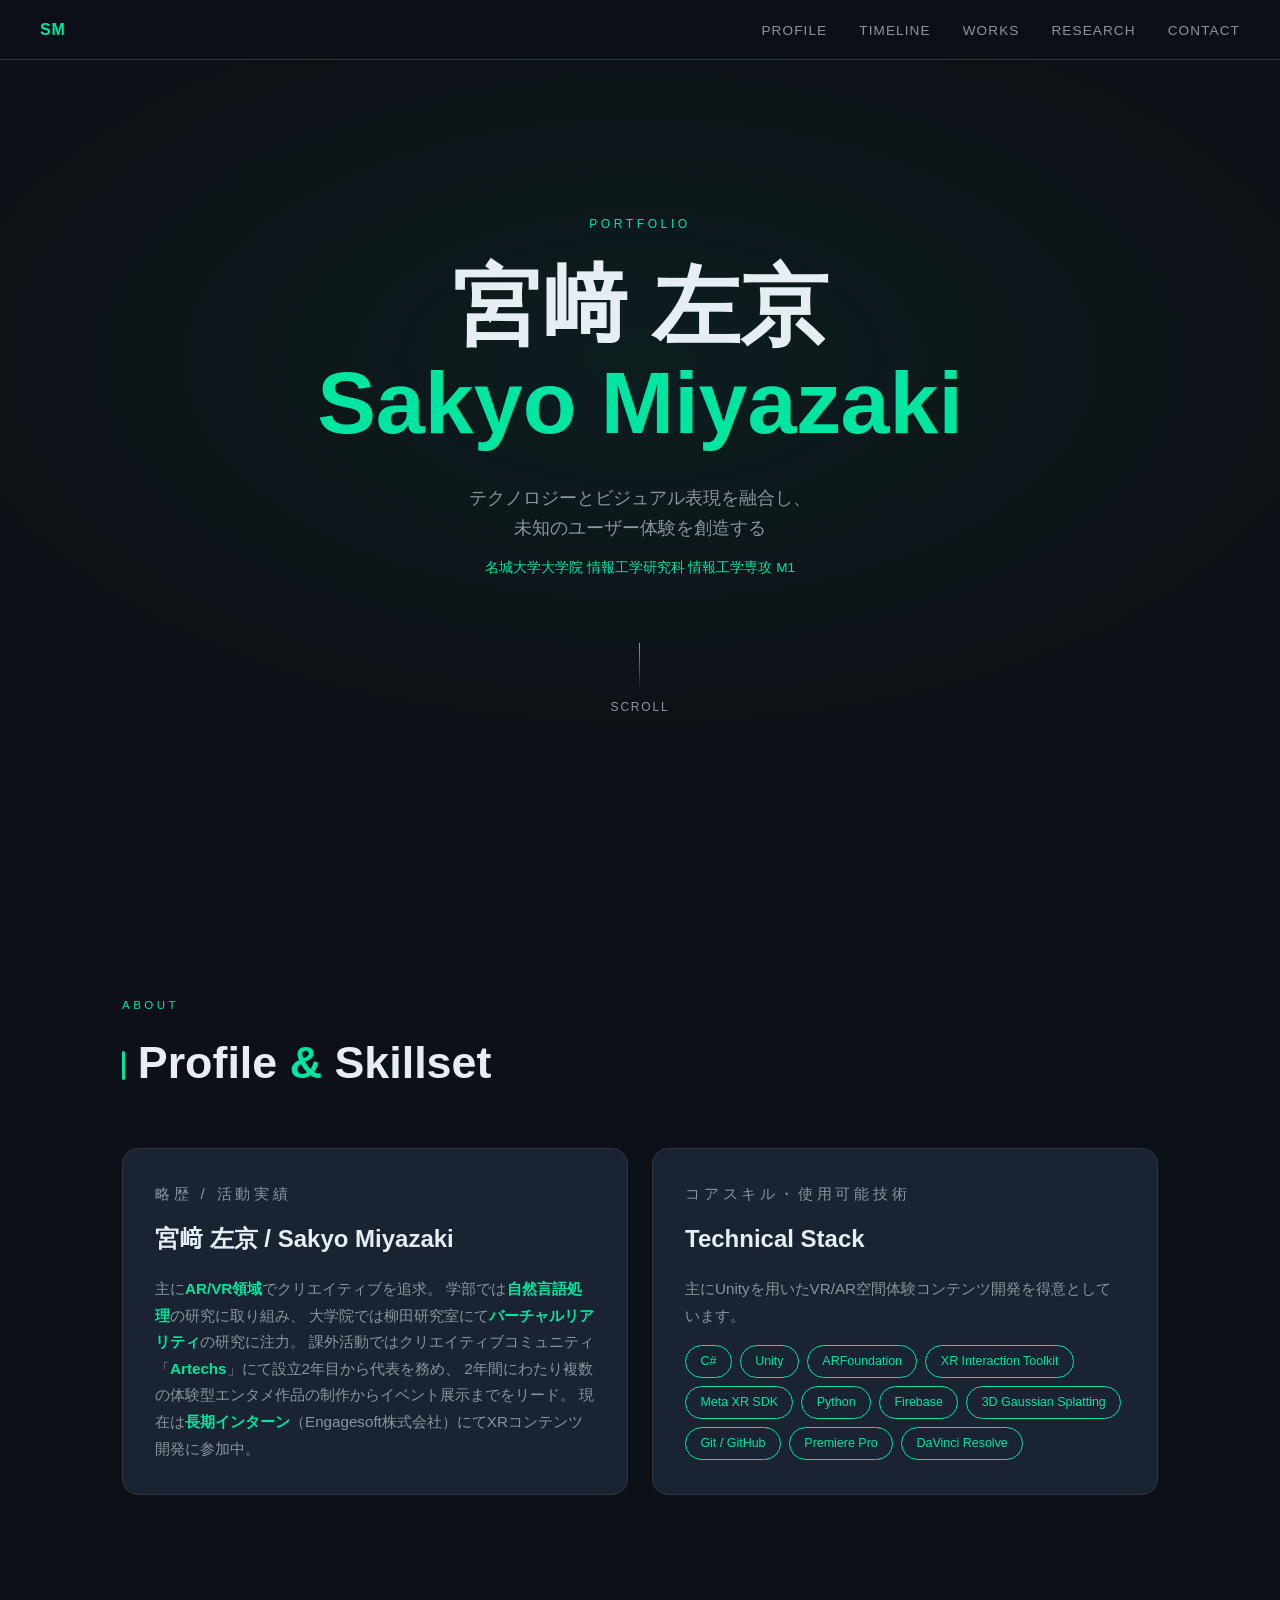
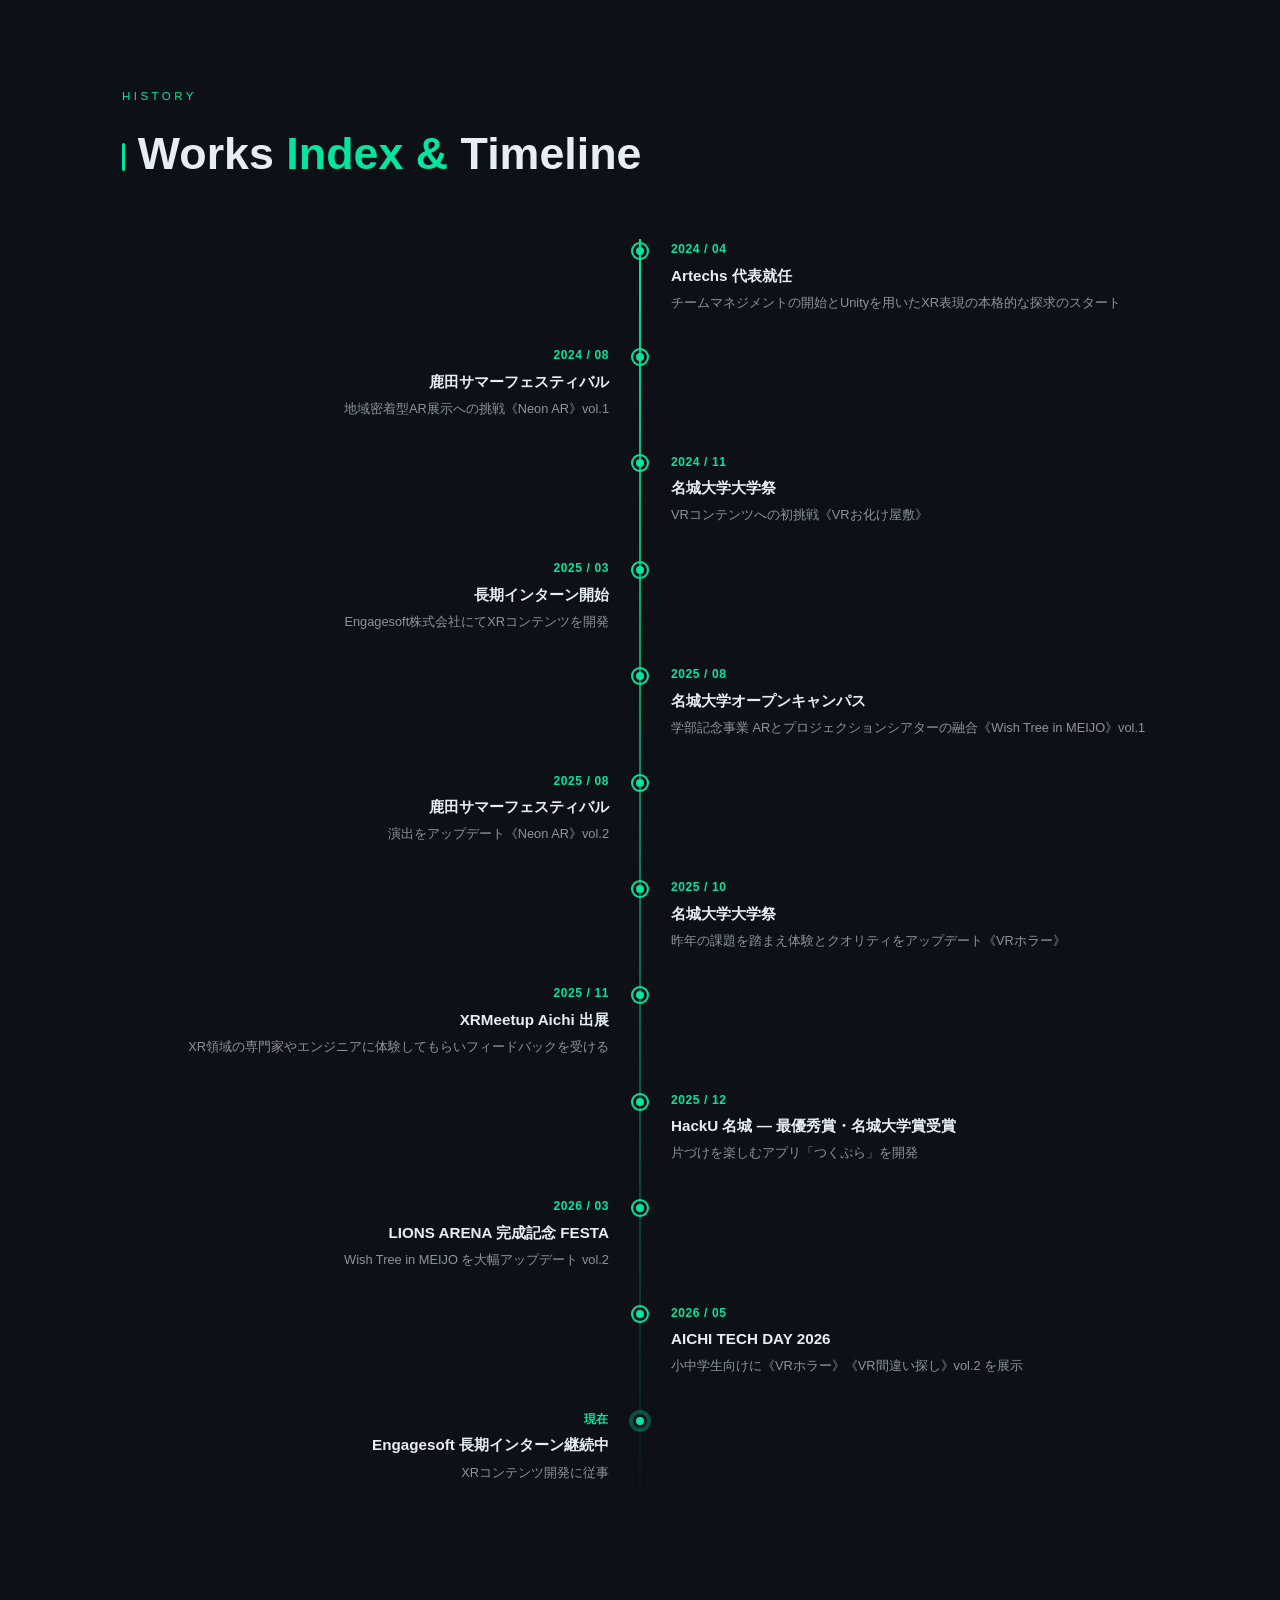
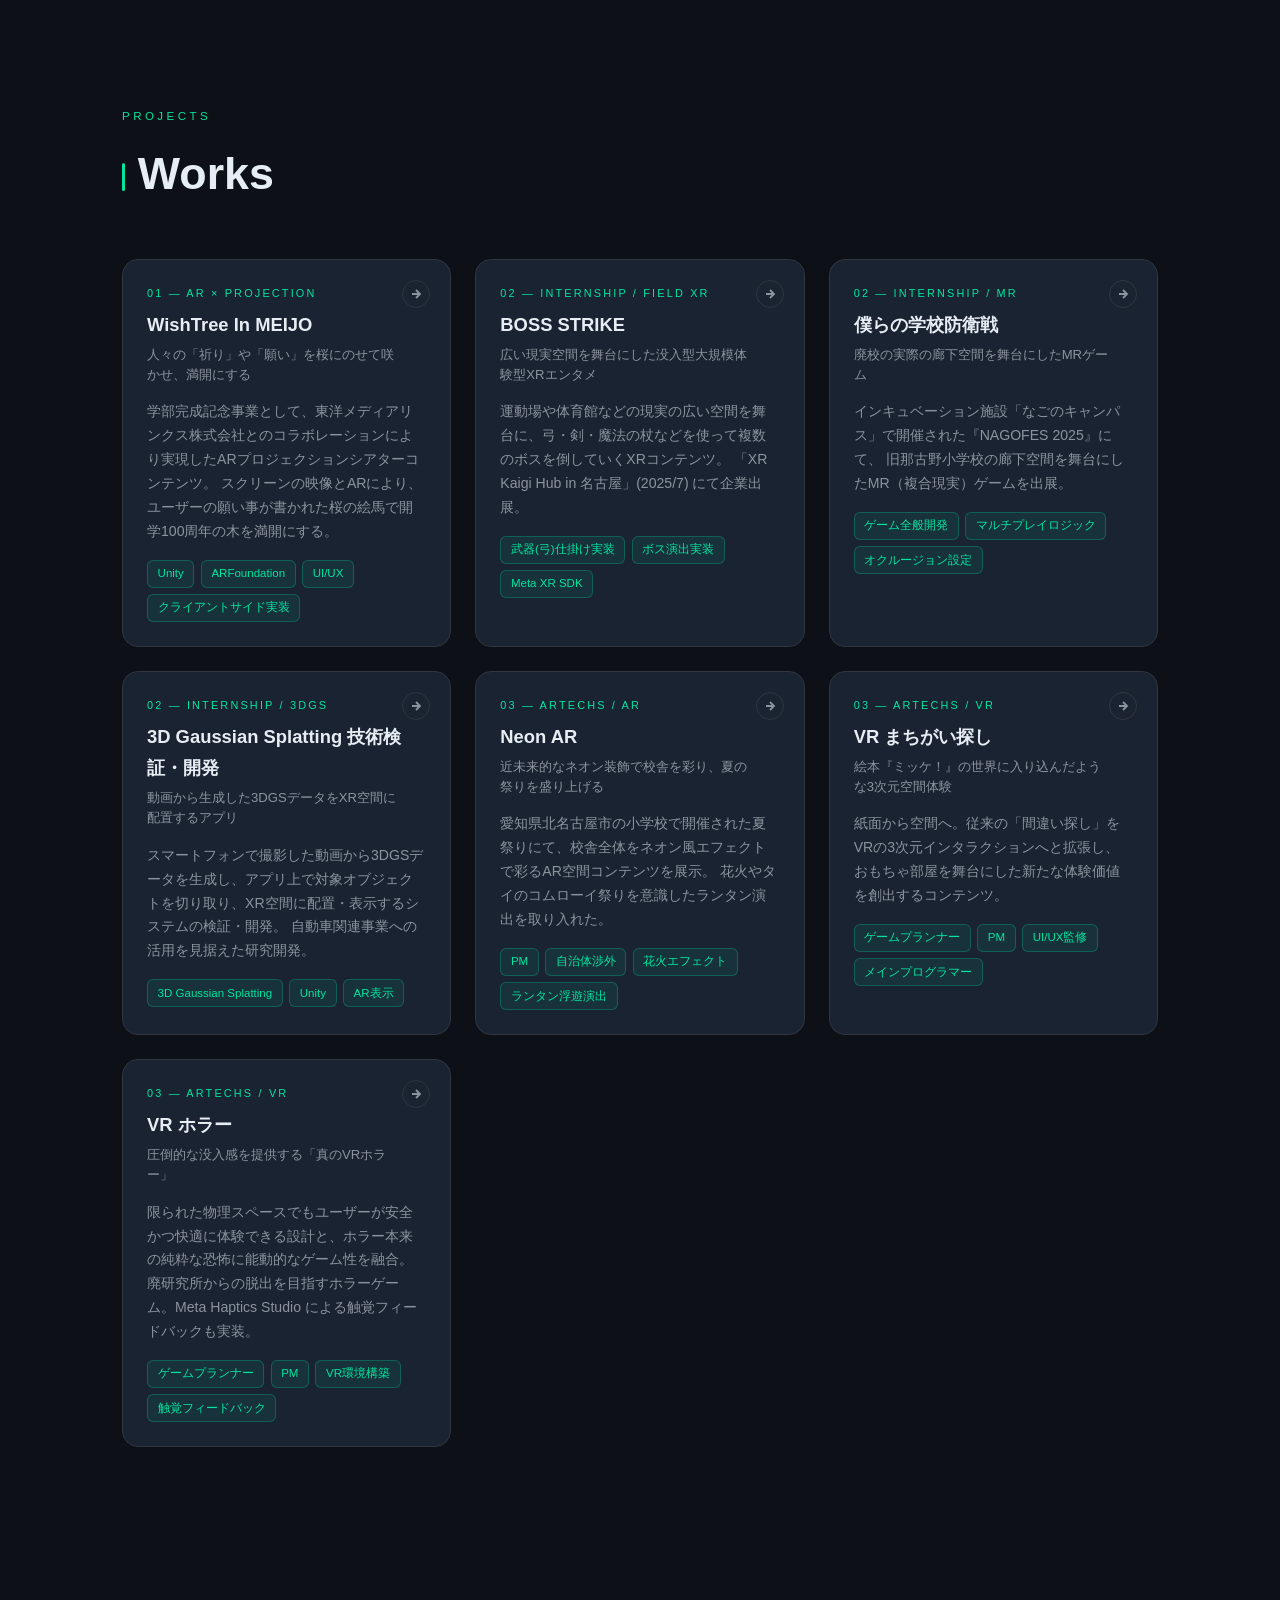
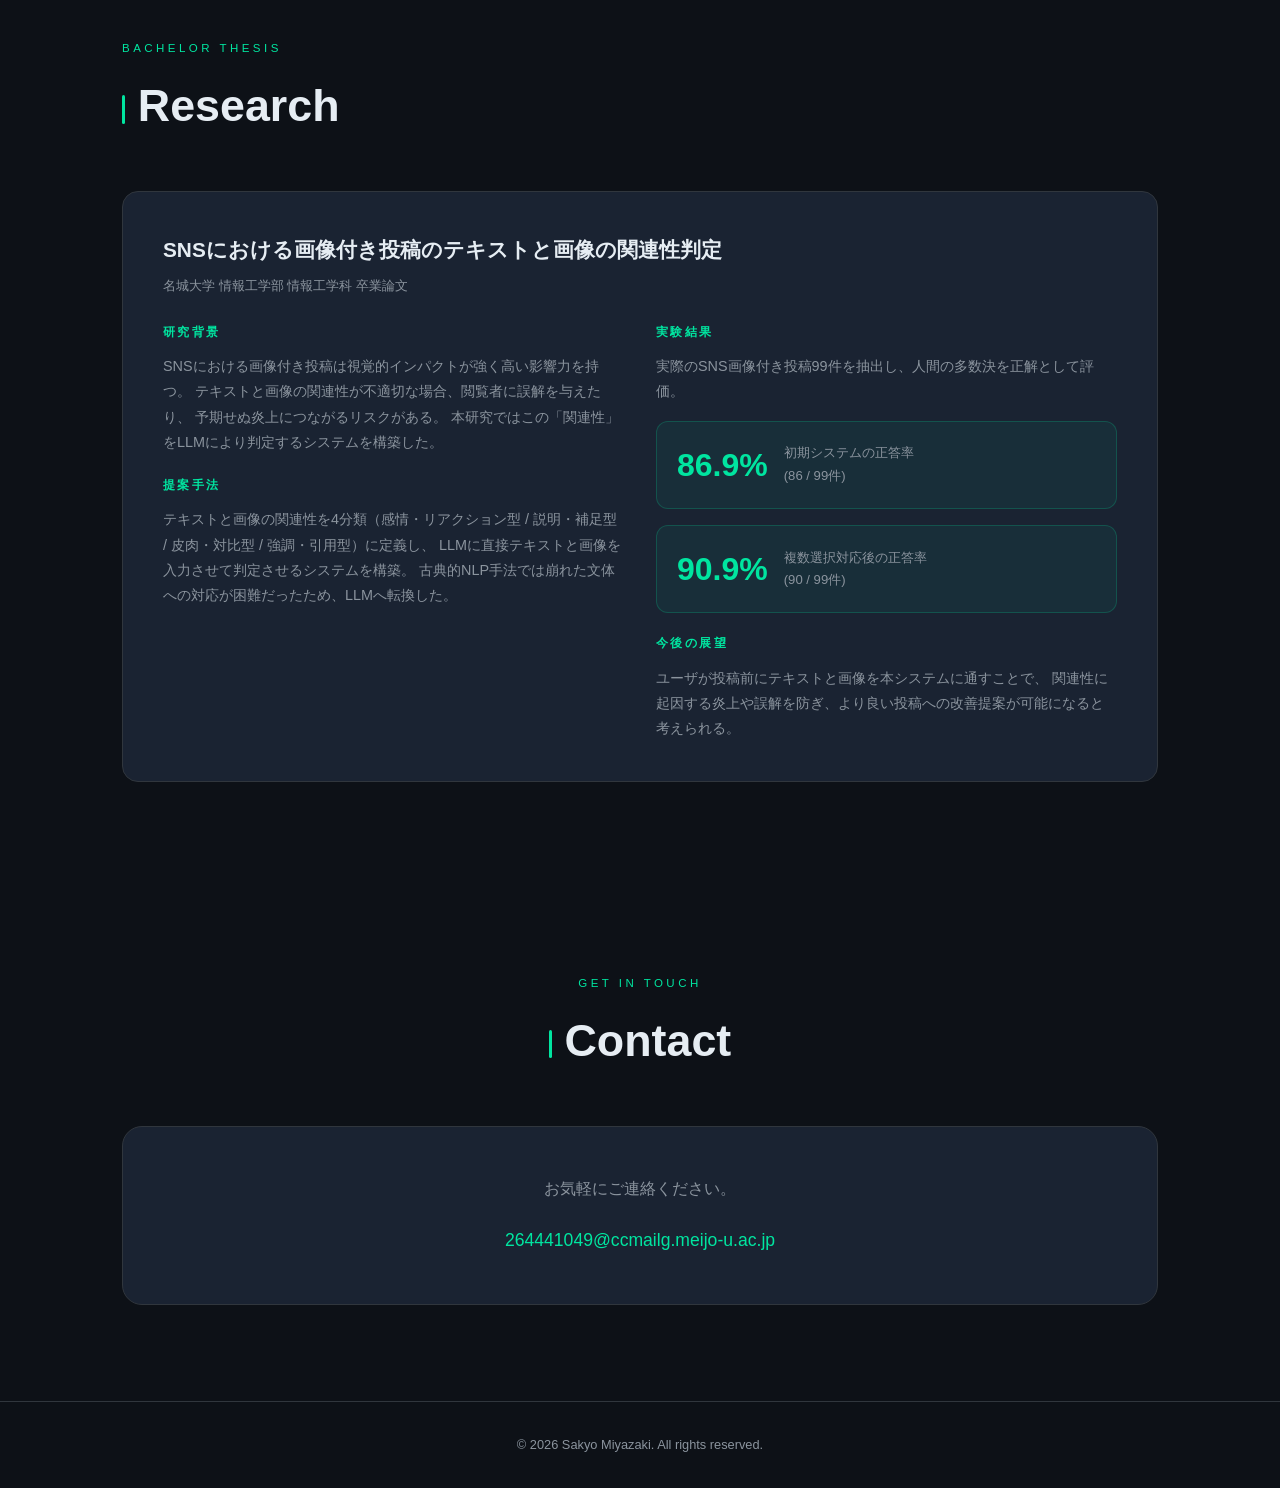
<file: index.html>
<!DOCTYPE html>
<html lang="ja">
<head>
  <meta charset="UTF-8">
  <meta name="viewport" content="width=device-width, initial-scale=1.0">
  <title>宮﨑 左京 | Portfolio</title>
  <style>
    :root {
      --bg: #0d1117;
      --bg2: #141b24;
      --card: #1a2332;
      --accent: #00e5a0;
      --accent2: #00c48a;
      --text: #e6edf3;
      --muted: #8b949e;
      --border: #30363d;
    }

    * { margin: 0; padding: 0; box-sizing: border-box; }

    html { scroll-behavior: smooth; }

    body {
      background: var(--bg);
      color: var(--text);
      font-family: 'Segoe UI', 'Hiragino Sans', 'Yu Gothic', sans-serif;
      line-height: 1.7;
    }

    /* ===== NAV ===== */
    nav {
      position: fixed;
      top: 0; left: 0; right: 0;
      z-index: 100;
      background: rgba(13,17,23,0.85);
      backdrop-filter: blur(12px);
      border-bottom: 1px solid var(--border);
      display: flex;
      align-items: center;
      justify-content: space-between;
      padding: 0 2.5rem;
      height: 60px;
    }

    .nav-logo {
      font-size: 1rem;
      font-weight: 700;
      letter-spacing: 0.05em;
      color: var(--accent);
    }

    .nav-links {
      display: flex;
      gap: 2rem;
      list-style: none;
    }

    .nav-links a {
      color: var(--muted);
      text-decoration: none;
      font-size: 0.85rem;
      letter-spacing: 0.08em;
      text-transform: uppercase;
      transition: color 0.2s;
    }

    .nav-links a:hover { color: var(--accent); }

    /* ===== HERO ===== */
    #hero {
      min-height: 100vh;
      display: flex;
      flex-direction: column;
      align-items: center;
      justify-content: center;
      text-align: center;
      padding: 6rem 2rem 4rem;
      position: relative;
      overflow: hidden;
      background: radial-gradient(ellipse 80% 60% at 50% 40%, rgba(0,229,160,0.06) 0%, transparent 70%);
    }

    .hero-label {
      font-size: 0.75rem;
      letter-spacing: 0.3em;
      text-transform: uppercase;
      color: var(--accent);
      margin-bottom: 1.5rem;
    }

    .hero-name {
      font-size: clamp(2.8rem, 7vw, 5.5rem);
      font-weight: 900;
      line-height: 1.1;
      margin-bottom: 0.5rem;
    }

    .hero-name span { color: var(--accent); }

    .hero-subtitle {
      font-size: clamp(0.9rem, 2vw, 1.1rem);
      color: var(--muted);
      max-width: 560px;
      margin: 1.5rem auto 0.75rem;
    }

    .hero-affil {
      font-size: 0.85rem;
      color: var(--accent);
    }

    .hero-scroll {
      margin-top: 4rem;
      display: flex;
      flex-direction: column;
      align-items: center;
      gap: 0.4rem;
      color: var(--muted);
      font-size: 0.75rem;
      letter-spacing: 0.15em;
      text-transform: uppercase;
    }

    .scroll-line {
      width: 1px;
      height: 48px;
      background: linear-gradient(to bottom, var(--accent), transparent);
      animation: scrollPulse 2s ease-in-out infinite;
    }

    @keyframes scrollPulse {
      0%, 100% { opacity: 0.3; }
      50% { opacity: 1; }
    }

    /* ===== SECTIONS ===== */
    section {
      padding: 6rem 2rem;
      max-width: 1100px;
      margin: 0 auto;
    }

    .section-label {
      font-size: 0.72rem;
      letter-spacing: 0.3em;
      text-transform: uppercase;
      color: var(--accent);
      margin-bottom: 0.5rem;
    }

    .section-title {
      font-size: clamp(1.8rem, 4vw, 2.8rem);
      font-weight: 800;
      margin-bottom: 0.4rem;
    }

    .section-title span { color: var(--accent); }

    .section-divider {
      width: 3px;
      height: 1.8rem;
      background: var(--accent);
      display: inline-block;
      vertical-align: middle;
      margin-right: 0.8rem;
      border-radius: 2px;
    }

    /* ===== PROFILE ===== */
    .profile-grid {
      display: grid;
      grid-template-columns: 1fr 1fr;
      gap: 1.5rem;
      margin-top: 3rem;
    }

    .card {
      background: var(--card);
      border: 1px solid var(--border);
      border-radius: 16px;
      padding: 2rem;
    }

    .card-label {
      font-size: 0.7rem;
      letter-spacing: 0.25em;
      text-transform: uppercase;
      color: var(--accent);
      margin-bottom: 0.75rem;
    }

    .card h3 {
      font-size: 1.5rem;
      font-weight: 700;
      margin-bottom: 1rem;
    }

    .card p {
      color: var(--muted);
      font-size: 0.95rem;
      line-height: 1.75;
    }

    .card p strong { color: var(--accent); font-weight: 600; }

    .skill-tags {
      display: flex;
      flex-wrap: wrap;
      gap: 0.5rem;
      margin-top: 1rem;
    }

    .tag {
      background: transparent;
      border: 1px solid var(--accent);
      color: var(--accent);
      border-radius: 999px;
      padding: 0.3rem 0.9rem;
      font-size: 0.78rem;
      white-space: nowrap;
    }

    /* ===== TIMELINE ===== */
    #timeline { padding: 6rem 2rem; max-width: 1100px; margin: 0 auto; }

    .timeline-track {
      position: relative;
      margin-top: 3rem;
      padding-bottom: 2rem;
    }

    .timeline-line {
      position: absolute;
      left: 50%;
      top: 0; bottom: 0;
      width: 2px;
      background: linear-gradient(to bottom, var(--accent), transparent);
      transform: translateX(-50%);
    }

    .timeline-items {
      display: flex;
      flex-direction: column;
      gap: 2rem;
    }

    .tl-item {
      display: grid;
      grid-template-columns: 1fr auto 1fr;
      gap: 1.5rem;
      align-items: start;
    }

    .tl-item.right .tl-content { grid-column: 3; }
    .tl-item.right .tl-spacer { grid-column: 1; }
    .tl-item.left .tl-content { grid-column: 1; text-align: right; }

    .tl-dot {
      grid-column: 2;
      width: 14px;
      height: 14px;
      border-radius: 50%;
      background: var(--accent);
      border: 3px solid var(--bg);
      box-shadow: 0 0 0 2px var(--accent);
      margin-top: 0.3rem;
    }

    .tl-date {
      font-size: 0.75rem;
      color: var(--accent);
      font-weight: 600;
      letter-spacing: 0.05em;
      margin-bottom: 0.2rem;
    }

    .tl-title {
      font-size: 0.95rem;
      font-weight: 700;
    }

    .tl-desc {
      font-size: 0.8rem;
      color: var(--muted);
      margin-top: 0.2rem;
    }

    /* ===== WORKS ===== */
    .works-grid {
      display: grid;
      grid-template-columns: repeat(auto-fit, minmax(320px, 1fr));
      gap: 1.5rem;
      margin-top: 3rem;
    }

    .work-card {
      background: var(--card);
      border: 1px solid var(--border);
      border-radius: 16px;
      overflow: hidden;
      transition: transform 0.2s, border-color 0.2s, box-shadow 0.2s;
      text-decoration: none;
      color: inherit;
      display: flex;
      flex-direction: column;
      cursor: pointer;
      position: relative;
    }

    .work-card:hover {
      transform: translateY(-5px);
      border-color: var(--accent);
      box-shadow: 0 8px 32px rgba(0,229,160,0.08);
    }

    .work-card-arrow {
      position: absolute;
      top: 1.25rem; right: 1.25rem;
      width: 28px; height: 28px;
      border-radius: 50%;
      border: 1px solid var(--border);
      display: flex; align-items: center; justify-content: center;
      color: var(--muted);
      transition: border-color 0.2s, color 0.2s;
    }

    .work-card:hover .work-card-arrow {
      border-color: var(--accent);
      color: var(--accent);
    }

    .work-card-header {
      padding: 1.5rem 3rem 1rem 1.5rem;
    }

    .work-cat {
      font-size: 0.68rem;
      letter-spacing: 0.2em;
      text-transform: uppercase;
      color: var(--accent);
      margin-bottom: 0.4rem;
    }

    .work-card h3 {
      font-size: 1.15rem;
      font-weight: 700;
      margin-bottom: 0.3rem;
    }

    .work-tagline {
      font-size: 0.82rem;
      color: var(--muted);
      line-height: 1.5;
    }

    .work-card-body {
      padding: 0 1.5rem 1.5rem;
    }

    .work-desc {
      font-size: 0.88rem;
      color: var(--muted);
      line-height: 1.7;
      margin-bottom: 1rem;
    }

    .work-roles {
      display: flex;
      flex-wrap: wrap;
      gap: 0.4rem;
    }

    .role-tag {
      background: rgba(0,229,160,0.08);
      border: 1px solid rgba(0,229,160,0.25);
      color: var(--accent);
      border-radius: 6px;
      padding: 0.2rem 0.6rem;
      font-size: 0.72rem;
    }

    /* ===== RESEARCH ===== */
    .research-card {
      background: var(--card);
      border: 1px solid var(--border);
      border-radius: 16px;
      padding: 2.5rem;
      margin-top: 3rem;
    }

    .research-title {
      font-size: 1.3rem;
      font-weight: 700;
      margin-bottom: 0.5rem;
    }

    .research-affil {
      font-size: 0.82rem;
      color: var(--muted);
      margin-bottom: 1.5rem;
    }

    .research-body {
      display: grid;
      grid-template-columns: 1fr 1fr;
      gap: 2rem;
      margin-top: 1.5rem;
    }

    .research-section h4 {
      font-size: 0.75rem;
      letter-spacing: 0.2em;
      text-transform: uppercase;
      color: var(--accent);
      margin-bottom: 0.75rem;
    }

    .research-section p {
      font-size: 0.9rem;
      color: var(--muted);
      line-height: 1.75;
    }

    .result-box {
      background: rgba(0,229,160,0.06);
      border: 1px solid rgba(0,229,160,0.2);
      border-radius: 12px;
      padding: 1rem 1.25rem;
      margin-top: 1rem;
      display: flex;
      align-items: center;
      gap: 1rem;
    }

    .result-num {
      font-size: 2rem;
      font-weight: 900;
      color: var(--accent);
      white-space: nowrap;
    }

    .result-label {
      font-size: 0.82rem;
      color: var(--muted);
    }

    /* ===== CONTACT ===== */
    #contact { text-align: center; }

    .contact-box {
      margin-top: 3rem;
      padding: 3rem;
      background: var(--card);
      border: 1px solid var(--border);
      border-radius: 20px;
    }

    .contact-email {
      font-size: 1.1rem;
      color: var(--accent);
      text-decoration: none;
      border-bottom: 1px solid transparent;
      transition: border-color 0.2s;
    }

    .contact-email:hover { border-color: var(--accent); }

    /* ===== FOOTER ===== */
    footer {
      border-top: 1px solid var(--border);
      text-align: center;
      padding: 2rem;
      color: var(--muted);
      font-size: 0.8rem;
    }

    /* ===== RESPONSIVE ===== */
    @media (max-width: 768px) {
      nav { padding: 0 1.25rem; }
      .nav-links { gap: 1rem; }
      .nav-links a { font-size: 0.75rem; }
      .profile-grid { grid-template-columns: 1fr; }
      .research-body { grid-template-columns: 1fr; }
      .timeline-line { left: 16px; }
      .tl-item { grid-template-columns: 32px 1fr; }
      .tl-item.right .tl-content { grid-column: 2; }
      .tl-item.left .tl-content { grid-column: 2; text-align: left; }
      .tl-dot { grid-column: 1; }
      .tl-item.right .tl-spacer { display: none; }
      .tl-item.left .tl-spacer { display: none; }
    }
  </style>
</head>
<body>

<!-- NAV -->
<nav>
  <div class="nav-logo">SM</div>
  <ul class="nav-links">
    <li><a href="#profile">Profile</a></li>
    <li><a href="#timeline">Timeline</a></li>
    <li><a href="#works">Works</a></li>
    <li><a href="#research">Research</a></li>
    <li><a href="#contact">Contact</a></li>
  </ul>
</nav>

<!-- HERO -->
<div id="hero">
  <p class="hero-label">Portfolio</p>
  <h1 class="hero-name">宮﨑 左京<br><span>Sakyo Miyazaki</span></h1>
  <p class="hero-subtitle">テクノロジーとビジュアル表現を融合し、<br>未知のユーザー体験を創造する</p>
  <p class="hero-affil">名城大学大学院 情報工学研究科 情報工学専攻 M1</p>
  <div class="hero-scroll">
    <div class="scroll-line"></div>
    <span>Scroll</span>
  </div>
</div>

<!-- PROFILE -->
<section id="profile">
  <p class="section-label">About</p>
  <h2 class="section-title"><span class="section-divider"></span>Profile <span>&</span> Skillset</h2>
  <div class="profile-grid">
    <div class="card">
      <p class="card-label">略歴 / 活動実績</p>
      <h3>宮﨑 左京 / Sakyo Miyazaki</h3>
      <p>
        主に<strong>AR/VR領域</strong>でクリエイティブを追求。
        学部では<strong>自然言語処理</strong>の研究に取り組み、
        大学院では柳田研究室にて<strong>バーチャルリアリティ</strong>の研究に注力。
        課外活動ではクリエイティブコミュニティ「<strong>Artechs</strong>」にて設立2年目から代表を務め、
        2年間にわたり複数の体験型エンタメ作品の制作からイベント展示までをリード。
        現在は<strong>長期インターン</strong>（Engagesoft株式会社）にてXRコンテンツ開発に参加中。
      </p>
    </div>
    <div class="card">
      <p class="card-label">コアスキル・使用可能技術</p>
      <h3>Technical Stack</h3>
      <p>主にUnityを用いたVR/AR空間体験コンテンツ開発を得意としています。</p>
      <div class="skill-tags">
        <span class="tag">C#</span>
        <span class="tag">Unity</span>
        <span class="tag">ARFoundation</span>
        <span class="tag">XR Interaction Toolkit</span>
        <span class="tag">Meta XR SDK</span>
        <span class="tag">Python</span>
        <span class="tag">Firebase</span>
        <span class="tag">3D Gaussian Splatting</span>
        <span class="tag">Git / GitHub</span>
        <span class="tag">Premiere Pro</span>
        <span class="tag">DaVinci Resolve</span>
      </div>
    </div>
  </div>
</section>

<!-- TIMELINE -->
<section id="timeline">
  <p class="section-label">History</p>
  <h2 class="section-title"><span class="section-divider"></span>Works <span>Index &</span> Timeline</h2>
  <div class="timeline-track">
    <div class="timeline-line"></div>
    <div class="timeline-items">

      <div class="tl-item right">
        <div class="tl-spacer"></div>
        <div class="tl-dot"></div>
        <div class="tl-content">
          <div class="tl-date">2024 / 04</div>
          <div class="tl-title">Artechs 代表就任</div>
          <div class="tl-desc">チームマネジメントの開始とUnityを用いたXR表現の本格的な探求のスタート</div>
        </div>
      </div>

      <div class="tl-item left">
        <div class="tl-content">
          <div class="tl-date">2024 / 08</div>
          <div class="tl-title">鹿田サマーフェスティバル</div>
          <div class="tl-desc">地域密着型AR展示への挑戦《Neon AR》vol.1</div>
        </div>
        <div class="tl-dot"></div>
        <div class="tl-spacer"></div>
      </div>

      <div class="tl-item right">
        <div class="tl-spacer"></div>
        <div class="tl-dot"></div>
        <div class="tl-content">
          <div class="tl-date">2024 / 11</div>
          <div class="tl-title">名城大学大学祭</div>
          <div class="tl-desc">VRコンテンツへの初挑戦《VRお化け屋敷》</div>
        </div>
      </div>

      <div class="tl-item left">
        <div class="tl-content">
          <div class="tl-date">2025 / 03</div>
          <div class="tl-title">長期インターン開始</div>
          <div class="tl-desc">Engagesoft株式会社にてXRコンテンツを開発</div>
        </div>
        <div class="tl-dot"></div>
        <div class="tl-spacer"></div>
      </div>

      <div class="tl-item right">
        <div class="tl-spacer"></div>
        <div class="tl-dot"></div>
        <div class="tl-content">
          <div class="tl-date">2025 / 08</div>
          <div class="tl-title">名城大学オープンキャンパス</div>
          <div class="tl-desc">学部記念事業 ARとプロジェクションシアターの融合《Wish Tree in MEIJO》vol.1</div>
        </div>
      </div>

      <div class="tl-item left">
        <div class="tl-content">
          <div class="tl-date">2025 / 08</div>
          <div class="tl-title">鹿田サマーフェスティバル</div>
          <div class="tl-desc">演出をアップデート《Neon AR》vol.2</div>
        </div>
        <div class="tl-dot"></div>
        <div class="tl-spacer"></div>
      </div>

      <div class="tl-item right">
        <div class="tl-spacer"></div>
        <div class="tl-dot"></div>
        <div class="tl-content">
          <div class="tl-date">2025 / 10</div>
          <div class="tl-title">名城大学大学祭</div>
          <div class="tl-desc">昨年の課題を踏まえ体験とクオリティをアップデート《VRホラー》</div>
        </div>
      </div>

      <div class="tl-item left">
        <div class="tl-content">
          <div class="tl-date">2025 / 11</div>
          <div class="tl-title">XRMeetup Aichi 出展</div>
          <div class="tl-desc">XR領域の専門家やエンジニアに体験してもらいフィードバックを受ける</div>
        </div>
        <div class="tl-dot"></div>
        <div class="tl-spacer"></div>
      </div>

      <div class="tl-item right">
        <div class="tl-spacer"></div>
        <div class="tl-dot"></div>
        <div class="tl-content">
          <div class="tl-date">2025 / 12</div>
          <div class="tl-title">HackU 名城 — 最優秀賞・名城大学賞受賞</div>
          <div class="tl-desc">片づけを楽しむアプリ「つくぷら」を開発</div>
        </div>
      </div>

      <div class="tl-item left">
        <div class="tl-content">
          <div class="tl-date">2026 / 03</div>
          <div class="tl-title">LIONS ARENA 完成記念 FESTA</div>
          <div class="tl-desc">Wish Tree in MEIJO を大幅アップデート vol.2</div>
        </div>
        <div class="tl-dot"></div>
        <div class="tl-spacer"></div>
      </div>

      <div class="tl-item right">
        <div class="tl-spacer"></div>
        <div class="tl-dot"></div>
        <div class="tl-content">
          <div class="tl-date">2026 / 05</div>
          <div class="tl-title">AICHI TECH DAY 2026</div>
          <div class="tl-desc">小中学生向けに《VRホラー》《VR間違い探し》vol.2 を展示</div>
        </div>
      </div>

      <div class="tl-item left">
        <div class="tl-content">
          <div class="tl-date">現在</div>
          <div class="tl-title">Engagesoft 長期インターン継続中</div>
          <div class="tl-desc">XRコンテンツ開発に従事</div>
        </div>
        <div class="tl-dot" style="background:var(--accent);box-shadow:0 0 0 4px rgba(0,229,160,0.3);"></div>
        <div class="tl-spacer"></div>
      </div>

    </div>
  </div>
</section>

<!-- WORKS -->
<section id="works">
  <p class="section-label">Projects</p>
  <h2 class="section-title"><span class="section-divider"></span>Works</h2>
  <div class="works-grid">

    <!-- Wish Tree -->
    <a class="work-card" href="works/wish-tree.html">
      <div class="work-card-arrow"><svg width="12" height="12" viewBox="0 0 12 12" fill="none" stroke="currentColor" stroke-width="1.8"><path d="M2 6h8M6 2l4 4-4 4"/></svg></div>
      <div class="work-card-header">
        <p class="work-cat">01 — AR × Projection</p>
        <h3>WishTree In MEIJO</h3>
        <p class="work-tagline">人々の「祈り」や「願い」を桜にのせて咲かせ、満開にする</p>
      </div>
      <div class="work-card-body">
        <p class="work-desc">
          学部完成記念事業として、東洋メディアリンクス株式会社とのコラボレーションにより実現したARプロジェクションシアターコンテンツ。
          スクリーンの映像とARにより、ユーザーの願い事が書かれた桜の絵馬で開学100周年の木を満開にする。
        </p>
        <div class="work-roles">
          <span class="role-tag">Unity</span>
          <span class="role-tag">ARFoundation</span>
          <span class="role-tag">UI/UX</span>
          <span class="role-tag">クライアントサイド実装</span>
        </div>
      </div>
    </a>

    <!-- BOSS STRIKE -->
    <a class="work-card" href="works/boss-strike.html">
      <div class="work-card-arrow"><svg width="12" height="12" viewBox="0 0 12 12" fill="none" stroke="currentColor" stroke-width="1.8"><path d="M2 6h8M6 2l4 4-4 4"/></svg></div>
      <div class="work-card-header">
        <p class="work-cat">02 — Internship / Field XR</p>
        <h3>BOSS STRIKE</h3>
        <p class="work-tagline">広い現実空間を舞台にした没入型大規模体験型XRエンタメ</p>
      </div>
      <div class="work-card-body">
        <p class="work-desc">
          運動場や体育館などの現実の広い空間を舞台に、弓・剣・魔法の杖などを使って複数のボスを倒していくXRコンテンツ。
          「XR Kaigi Hub in 名古屋」(2025/7) にて企業出展。
        </p>
        <div class="work-roles">
          <span class="role-tag">武器(弓)仕掛け実装</span>
          <span class="role-tag">ボス演出実装</span>
          <span class="role-tag">Meta XR SDK</span>
        </div>
      </div>
    </a>

    <!-- 学校防衛戦 -->
    <a class="work-card" href="works/school-defense.html">
      <div class="work-card-arrow"><svg width="12" height="12" viewBox="0 0 12 12" fill="none" stroke="currentColor" stroke-width="1.8"><path d="M2 6h8M6 2l4 4-4 4"/></svg></div>
      <div class="work-card-header">
        <p class="work-cat">02 — Internship / MR</p>
        <h3>僕らの学校防衛戦</h3>
        <p class="work-tagline">廃校の実際の廊下空間を舞台にしたMRゲーム</p>
      </div>
      <div class="work-card-body">
        <p class="work-desc">
          インキュベーション施設「なごのキャンパス」で開催された『NAGOFES 2025』にて、
          旧那古野小学校の廊下空間を舞台にしたMR（複合現実）ゲームを出展。
        </p>
        <div class="work-roles">
          <span class="role-tag">ゲーム全般開発</span>
          <span class="role-tag">マルチプレイロジック</span>
          <span class="role-tag">オクルージョン設定</span>
        </div>
      </div>
    </a>

    <!-- 3DGS -->
    <a class="work-card" href="works/3dgs.html">
      <div class="work-card-arrow"><svg width="12" height="12" viewBox="0 0 12 12" fill="none" stroke="currentColor" stroke-width="1.8"><path d="M2 6h8M6 2l4 4-4 4"/></svg></div>
      <div class="work-card-header">
        <p class="work-cat">02 — Internship / 3DGS</p>
        <h3>3D Gaussian Splatting 技術検証・開発</h3>
        <p class="work-tagline">動画から生成した3DGSデータをXR空間に配置するアプリ</p>
      </div>
      <div class="work-card-body">
        <p class="work-desc">
          スマートフォンで撮影した動画から3DGSデータを生成し、アプリ上で対象オブジェクトを切り取り、XR空間に配置・表示するシステムの検証・開発。
          自動車関連事業への活用を見据えた研究開発。
        </p>
        <div class="work-roles">
          <span class="role-tag">3D Gaussian Splatting</span>
          <span class="role-tag">Unity</span>
          <span class="role-tag">AR表示</span>
        </div>
      </div>
    </a>

    <!-- Neon AR -->
    <a class="work-card" href="works/neon-ar.html">
      <div class="work-card-arrow"><svg width="12" height="12" viewBox="0 0 12 12" fill="none" stroke="currentColor" stroke-width="1.8"><path d="M2 6h8M6 2l4 4-4 4"/></svg></div>
      <div class="work-card-header">
        <p class="work-cat">03 — Artechs / AR</p>
        <h3>Neon AR</h3>
        <p class="work-tagline">近未来的なネオン装飾で校舎を彩り、夏の祭りを盛り上げる</p>
      </div>
      <div class="work-card-body">
        <p class="work-desc">
          愛知県北名古屋市の小学校で開催された夏祭りにて、校舎全体をネオン風エフェクトで彩るAR空間コンテンツを展示。
          花火やタイのコムローイ祭りを意識したランタン演出を取り入れた。
        </p>
        <div class="work-roles">
          <span class="role-tag">PM</span>
          <span class="role-tag">自治体渉外</span>
          <span class="role-tag">花火エフェクト</span>
          <span class="role-tag">ランタン浮遊演出</span>
        </div>
      </div>
    </a>

    <!-- VRまちがい探し -->
    <a class="work-card" href="works/vr-machigai.html">
      <div class="work-card-arrow"><svg width="12" height="12" viewBox="0 0 12 12" fill="none" stroke="currentColor" stroke-width="1.8"><path d="M2 6h8M6 2l4 4-4 4"/></svg></div>
      <div class="work-card-header">
        <p class="work-cat">03 — Artechs / VR</p>
        <h3>VR まちがい探し</h3>
        <p class="work-tagline">絵本『ミッケ！』の世界に入り込んだような3次元空間体験</p>
      </div>
      <div class="work-card-body">
        <p class="work-desc">
          紙面から空間へ。従来の「間違い探し」をVRの3次元インタラクションへと拡張し、
          おもちゃ部屋を舞台にした新たな体験価値を創出するコンテンツ。
        </p>
        <div class="work-roles">
          <span class="role-tag">ゲームプランナー</span>
          <span class="role-tag">PM</span>
          <span class="role-tag">UI/UX監修</span>
          <span class="role-tag">メインプログラマー</span>
        </div>
      </div>
    </a>

    <!-- VRホラー -->
    <a class="work-card" href="works/vr-horror.html">
      <div class="work-card-arrow"><svg width="12" height="12" viewBox="0 0 12 12" fill="none" stroke="currentColor" stroke-width="1.8"><path d="M2 6h8M6 2l4 4-4 4"/></svg></div>
      <div class="work-card-header">
        <p class="work-cat">03 — Artechs / VR</p>
        <h3>VR ホラー</h3>
        <p class="work-tagline">圧倒的な没入感を提供する「真のVRホラー」</p>
      </div>
      <div class="work-card-body">
        <p class="work-desc">
          限られた物理スペースでもユーザーが安全かつ快適に体験できる設計と、ホラー本来の純粋な恐怖に能動的なゲーム性を融合。
          廃研究所からの脱出を目指すホラーゲーム。Meta Haptics Studio による触覚フィードバックも実装。
        </p>
        <div class="work-roles">
          <span class="role-tag">ゲームプランナー</span>
          <span class="role-tag">PM</span>
          <span class="role-tag">VR環境構築</span>
          <span class="role-tag">触覚フィードバック</span>
        </div>
      </div>
    </a>

  </div>
</section>

<!-- RESEARCH -->
<section id="research">
  <p class="section-label">Bachelor Thesis</p>
  <h2 class="section-title"><span class="section-divider"></span>Research</h2>
  <div class="research-card">
    <p class="research-title">SNSにおける画像付き投稿のテキストと画像の関連性判定</p>
    <p class="research-affil">名城大学 情報工学部 情報工学科 卒業論文</p>
    <div class="research-body">
      <div class="research-section">
        <h4>研究背景</h4>
        <p>
          SNSにおける画像付き投稿は視覚的インパクトが強く高い影響力を持つ。
          テキストと画像の関連性が不適切な場合、閲覧者に誤解を与えたり、
          予期せぬ炎上につながるリスクがある。
          本研究ではこの「関連性」をLLMにより判定するシステムを構築した。
        </p>
        <h4 style="margin-top:1.25rem;">提案手法</h4>
        <p>
          テキストと画像の関連性を4分類（感情・リアクション型 / 説明・補足型 / 皮肉・対比型 / 強調・引用型）に定義し、
          LLMに直接テキストと画像を入力させて判定させるシステムを構築。
          古典的NLP手法では崩れた文体への対応が困難だったため、LLMへ転換した。
        </p>
      </div>
      <div class="research-section">
        <h4>実験結果</h4>
        <p>実際のSNS画像付き投稿99件を抽出し、人間の多数決を正解として評価。</p>
        <div class="result-box">
          <div class="result-num">86.9%</div>
          <div class="result-label">初期システムの正答率<br>(86 / 99件)</div>
        </div>
        <div class="result-box">
          <div class="result-num">90.9%</div>
          <div class="result-label">複数選択対応後の正答率<br>(90 / 99件)</div>
        </div>
        <h4 style="margin-top:1.25rem;">今後の展望</h4>
        <p>
          ユーザが投稿前にテキストと画像を本システムに通すことで、
          関連性に起因する炎上や誤解を防ぎ、より良い投稿への改善提案が可能になると考えられる。
        </p>
      </div>
    </div>
  </div>
</section>

<!-- CONTACT -->
<section id="contact">
  <p class="section-label">Get in touch</p>
  <h2 class="section-title" style="text-align:center;"><span class="section-divider"></span>Contact</h2>
  <div class="contact-box">
    <p style="color:var(--muted);margin-bottom:1.5rem;">お気軽にご連絡ください。</p>
    <a class="contact-email" href="mailto:264441049@ccmailg.meijo-u.ac.jp">
      264441049@ccmailg.meijo-u.ac.jp
    </a>
  </div>
</section>

<footer>
  <p>© 2026 Sakyo Miyazaki. All rights reserved.</p>
</footer>

</body>
</html>
</file>
